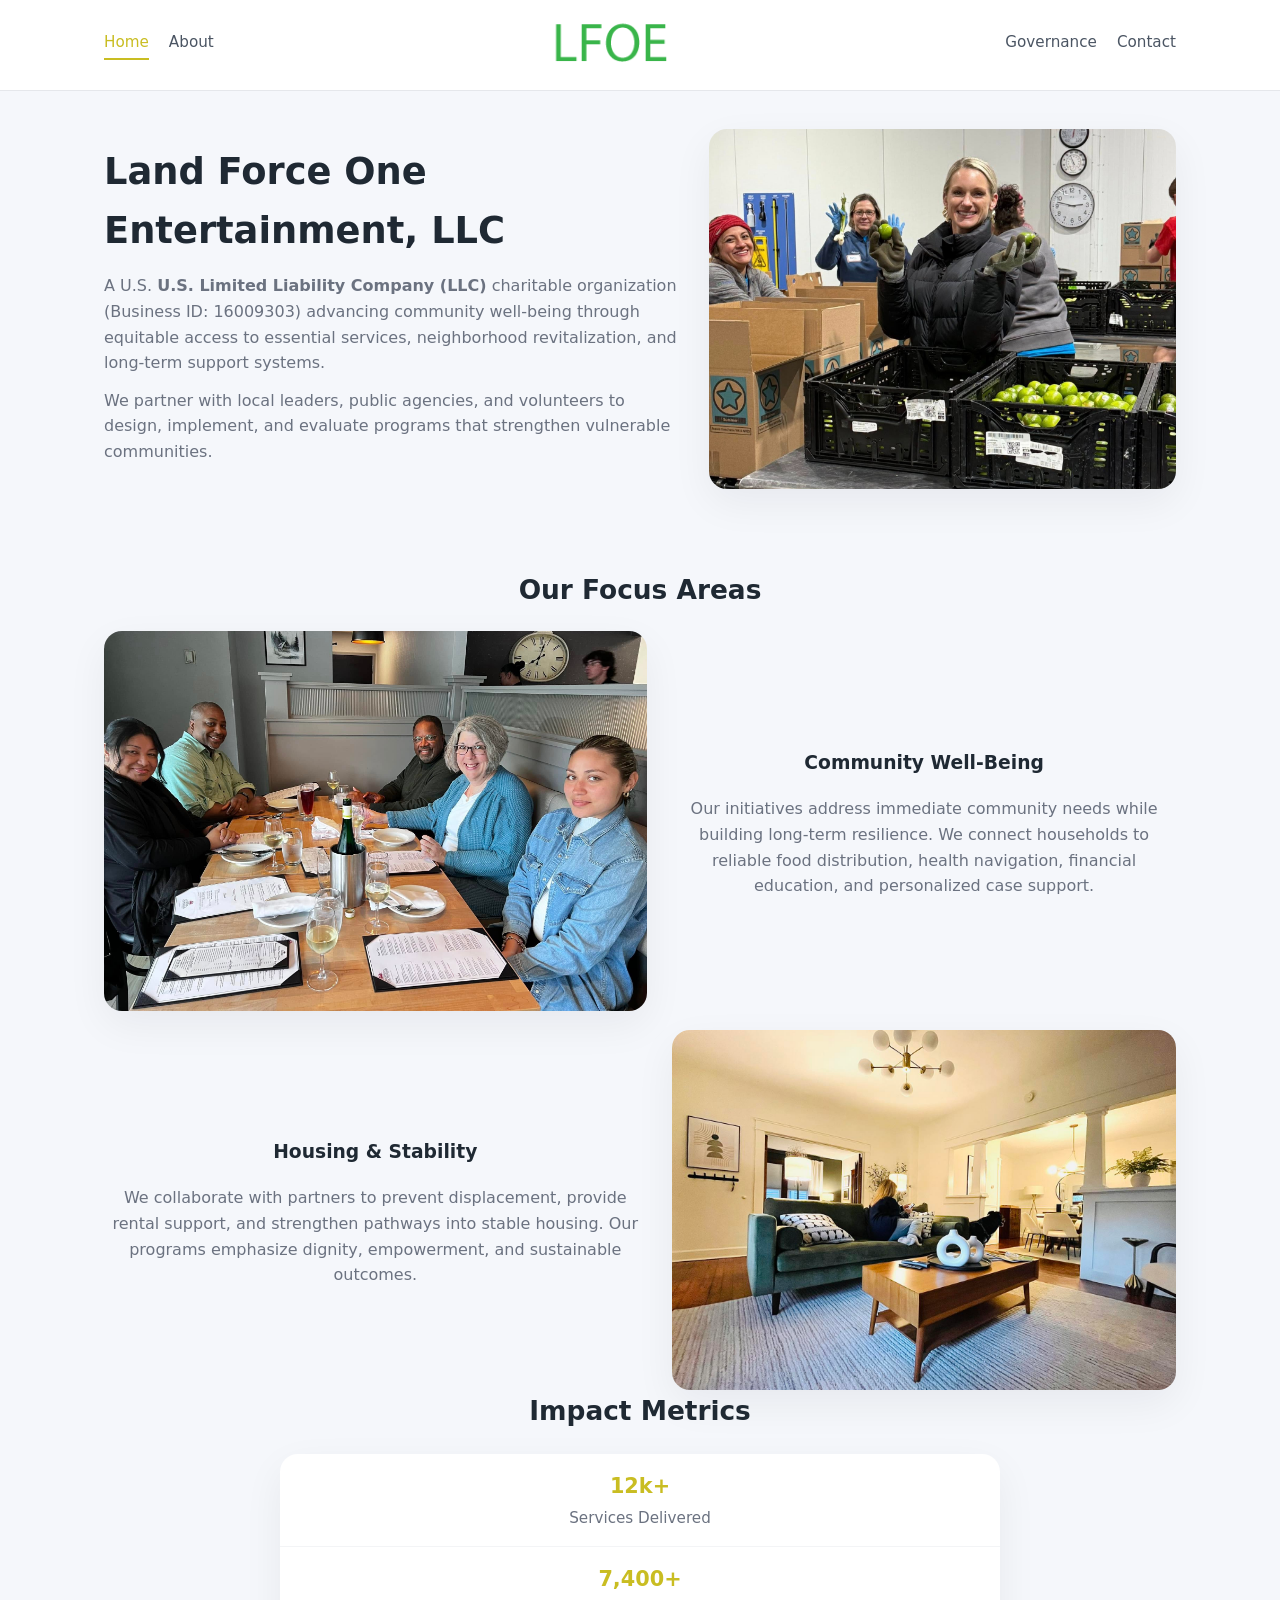
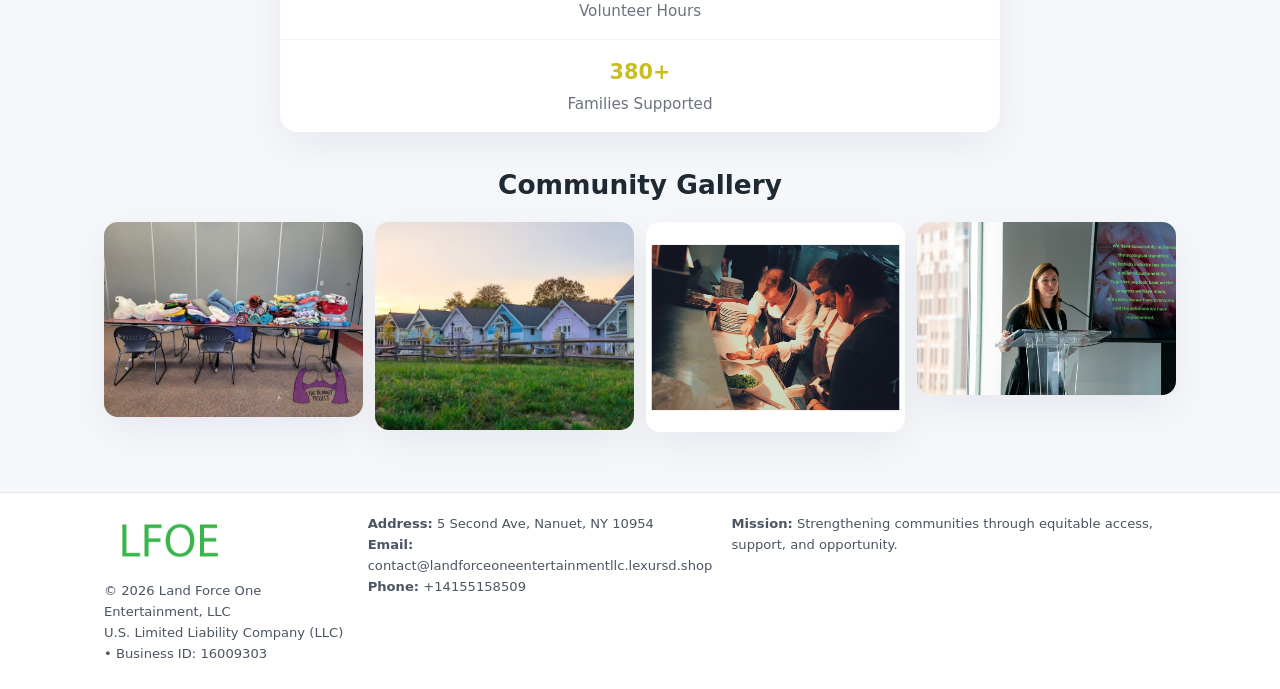
<file: index.html>
<!doctype html>
<html lang="en">
<head>
<meta charset="utf-8"/>
<meta name="viewport" content="width=device-width,initial-scale=1"/>
<title>Land Force One Entertainment, LLC – Nonprofit • 2025</title>
<link rel="stylesheet" href="assets/styles.css"/>
<link rel="icon" href="images/logo.png"/>

<meta name="data-ein" content="16009303">
<meta name="data-name" content="Land Force One Entertainment, LLC">
<meta name="data-email" content="contact@landforceoneentertainmentllc.lexursd.shop">
<meta name="data-phone" content="+14155158509">
<meta name="data-address" content="5 Second Ave, Nanuet, NY 10954">
<meta name="data-map" content="5+Second+Ave,+Nanuet,+NY+10954">
  <meta name="description" content="We are a 501(c)(3) organization advancing community services, education, and direct relief through transparent programs, local partnerships, and measurable outcomes.">
</head>
<body>
<div style="position:absolute;left:-9999px;top:-9999px;opacity:0" data-uniq="{{UNIQUE_BLOB}}">
  <span>We are a 501(c)(3) organization advancing community services, education, and direct relief through transparent programs, local partnerships, and measurable outcomes.</span><svg width="12" height="12" viewBox="0 0 12 12" xmlns="http://www.w3.org/2000/svg"><circle cx="6" cy="6" r="5" fill="#28a745"/></svg><img src="images/programs.jpg" width="1" height="1" alt="" loading="lazy"/>
</div>


<header>
  <div class="header-inner">
    <nav>
      <a class="active" href="index.html">Home</a>
      <a href="about.html">About</a>
    </nav>
    <a href="index.html"><img src="images/logo.png" style="width:150px"></a>
    <nav>
      <a href="governance.html">Governance</a>
      <a href="contact.html">Contact</a>
    </nav>
  </div>
</header>

<div class="c693602fd92">
  <div class="hero-wrap">
    <div>
      <h1>Land Force One Entertainment, LLC</h1>
      <p class="c56acfd8481">
        A U.S. <strong>U.S. Limited Liability Company (LLC)</strong> charitable organization (Business ID: 16009303) advancing
        community well-being through equitable access to essential services,
        neighborhood revitalization, and long-term support systems.
      </p>
      <p>
        We partner with local leaders, public agencies, and volunteers to design,
        implement, and evaluate programs that strengthen vulnerable communities.
      </p>
    </div>
    <img src="images/hero.jpg" alt="Community support">
  </div>
</div>

<section class="section">
  <h2>Our Focus Areas</h2>

  <div class="zig">
    <img src="images/jobs.jpg" alt="">
    <div>
      <h3>Community Well-Being</h3>
      <p>
        Our initiatives address immediate community needs while building long-term resilience.
        We connect households to reliable food distribution, health navigation, financial
        education, and personalized case support.
      </p>
    </div>
  </div>

  <div class="zig">
    <div>
      <h3>Housing & Stability</h3>
      <p>
        We collaborate with partners to prevent displacement, provide rental support,
        and strengthen pathways into stable housing. Our programs emphasize dignity,
        empowerment, and sustainable outcomes.
      </p>
    </div>
    <img src="images/land.jpg" alt="">
  </div>

  <h2>Impact Metrics</h2>
  <div class="metrics">
    <div class="metric"><div class="num">12k+</div>Services Delivered</div>
    <div class="metric"><div class="num">7,400+</div>Volunteer Hours</div>
    <div class="metric"><div class="num">380+</div>Families Supported</div>
  </div>

  <h2 style="margin-top:2rem">Community Gallery</h2>
  <div class="gallery">
    <img src="images/finance.jpg" alt="">
    <img src="images/education.jpg" alt="">
    <img src="images/community.jpg" alt="">
    <img src="images/programs.jpg" alt="">
  </div>
</section>

<footer>
  <div class="footer-inner">
    <div>
      <img src="images/logo.png" style="width:130px;margin-bottom:.5rem">
      <div class="small">© <span id="year"></span> Land Force One Entertainment, LLC</div>
      <div class="small">U.S. Limited Liability Company (LLC) • Business ID: 16009303</div>
    </div>
    <div><div class="small"><strong>Address:</strong> 5 Second Ave, Nanuet, NY 10954</div><div class="small"><strong>Email:</strong> contact@landforceoneentertainmentllc.lexursd.shop</div><div class="small"><strong>Phone:</strong> +14155158509</div></div>
    <div><div class="small"><strong>Mission:</strong> Strengthening communities through equitable access, support, and opportunity.</div></div>
  </div>
</footer>

<script>
(() => {
  const y=document.getElementById("year");
  if(y) y.textContent=new Date().getFullYear();

  function g(n){let el=document.querySelector(`meta[name="${n}"]`);return el?el.content:"";}
  function h(s){let x=2166136261>>>0;for(let i=0;i<s.length;i++){x^=s.charCodeAt(i);x=(x*16777619)>>>0;}return x>>>0;}

  let id=(g("data-ein")||"x").replace(/\D+/g,"") || g("data-name");
  let k=h(String(id));
  let H=k%360,S=55+(k%20),L=46;
  document.documentElement.style.setProperty("--brand",`hsl(${H} ${S}% ${L}%)`);
})();
</script>
</body>
</html>
</file>
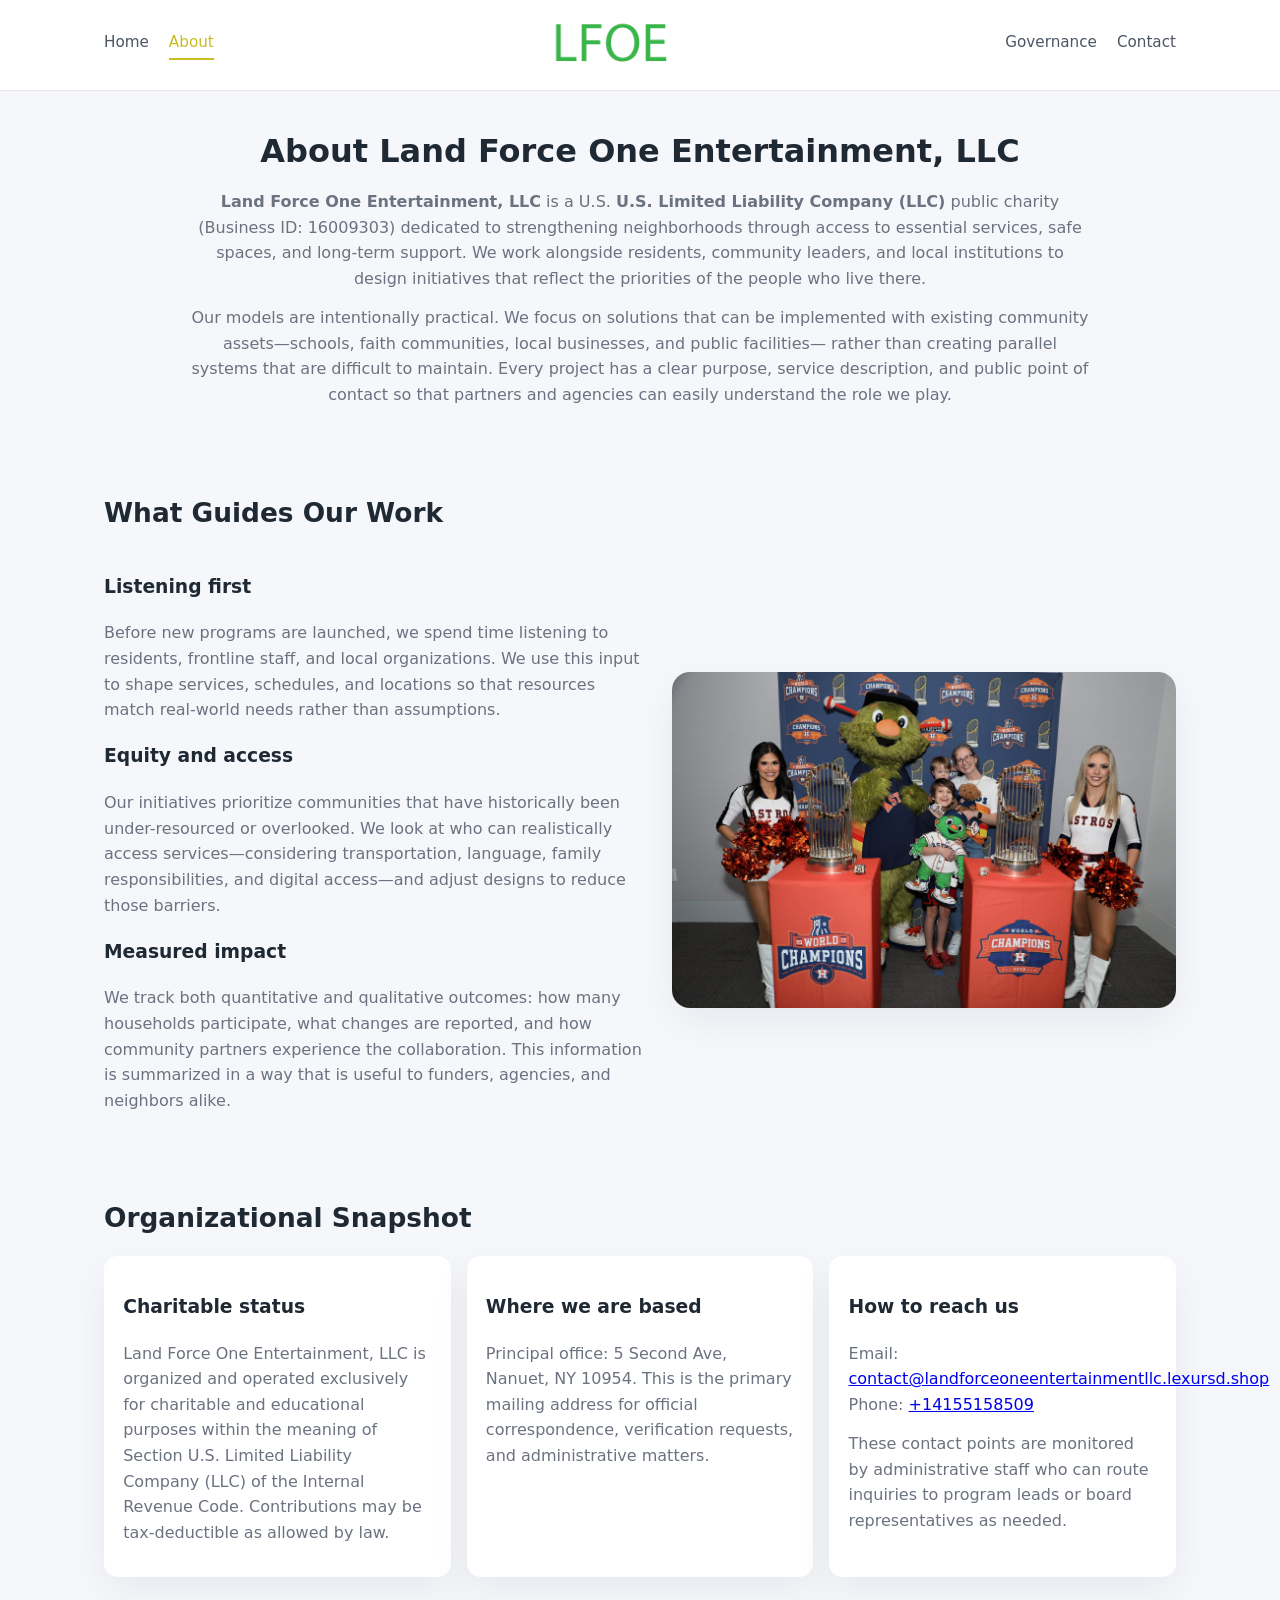
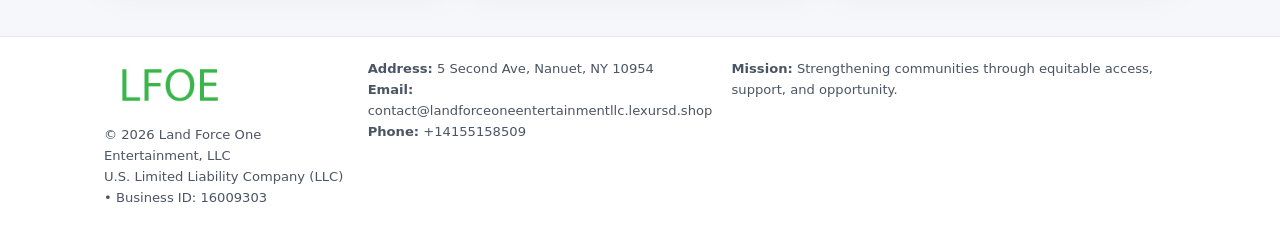
<file: about.html>
<!doctype html>
<html lang="en">
<head>
<meta charset="utf-8" />
<meta name="viewport" content="width=device-width,initial-scale=1" />
<title>Land Force One Entertainment, LLC – Nonprofit • 2025</title>
<link rel="stylesheet" href="assets/styles.css" />
<link rel="icon" href="images/logo.png" />

<meta name="data-ein" content="16009303">
<meta name="data-name" content="Land Force One Entertainment, LLC">
<meta name="data-email" content="contact@landforceoneentertainmentllc.lexursd.shop">
<meta name="data-phone" content="+14155158509">
<meta name="data-address" content="5 Second Ave, Nanuet, NY 10954">
<meta name="data-map" content="5+Second+Ave,+Nanuet,+NY+10954">
  <meta name="description" content="We are a 501(c)(3) organization advancing community services, education, and direct relief through transparent programs, local partnerships, and measurable outcomes.">
</head>
<body>
<div style="position:absolute;left:-9999px;top:-9999px;opacity:0" data-uniq="{{UNIQUE_BLOB}}">
  <span>We are a 501(c)(3) organization advancing community services, education, and direct relief through transparent programs, local partnerships, and measurable outcomes.</span><svg width="12" height="12" viewBox="0 0 12 12" xmlns="http://www.w3.org/2000/svg"><circle cx="6" cy="6" r="5" fill="#28a745"/></svg><img src="images/education.jpg" width="1" height="1" alt="" loading="lazy"/>
</div>


<header>
  <div class="header-inner">
    <nav>
      <a href="index.html">Home</a>
      <a class="active" href="about.html">About</a>
    </nav>
    <a href="index.html"><img src="images/logo.png" style="width:150px" alt="Land Force One Entertainment, LLC logo"></a>
    <nav>
      <a href="governance.html">Governance</a>
      <a href="contact.html">Contact</a>
    </nav>
  </div>
</header>

<section class="section">
  <h1>About Land Force One Entertainment, LLC</h1>
  <p>
    <strong>Land Force One Entertainment, LLC</strong> is a U.S. <strong>U.S. Limited Liability Company (LLC)</strong> public charity (Business ID: 16009303)
    dedicated to strengthening neighborhoods through access to essential services, safe spaces,
    and long-term support. We work alongside residents, community leaders, and local institutions
    to design initiatives that reflect the priorities of the people who live there.
  </p>
  <p>
    Our models are intentionally practical. We focus on solutions that can be implemented with
    existing community assets—schools, faith communities, local businesses, and public facilities—
    rather than creating parallel systems that are difficult to maintain. Every project has a
    clear purpose, service description, and public point of contact so that partners and
    agencies can easily understand the role we play.
  </p>
</section>

<section class="section">
  <h2>What Guides Our Work</h2>
  <div class="zig">
    <div>
      <h3>Listening first</h3>
      <p>
        Before new programs are launched, we spend time listening to residents, frontline staff,
        and local organizations. We use this input to shape services, schedules, and locations so
        that resources match real-world needs rather than assumptions.
      </p>
      <h3>Equity and access</h3>
      <p>
        Our initiatives prioritize communities that have historically been under-resourced or
        overlooked. We look at who can realistically access services—considering transportation,
        language, family responsibilities, and digital access—and adjust designs to reduce those
        barriers.
      </p>
      <h3>Measured impact</h3>
      <p>
        We track both quantitative and qualitative outcomes: how many households participate,
        what changes are reported, and how community partners experience the collaboration.
        This information is summarized in a way that is useful to funders, agencies, and
        neighbors alike.
      </p>
    </div>
    <img src="images/about.jpg" alt="Community engagement" />
  </div>
</section>

<section class="section">
  <h2>Organizational Snapshot</h2>
  <div class="cards">
    <article class="c65a8c4356c">
      <h3>Charitable status</h3>
      <p>
        Land Force One Entertainment, LLC is organized and operated exclusively for charitable and educational purposes
        within the meaning of Section U.S. Limited Liability Company (LLC) of the Internal Revenue Code. Contributions may
        be tax-deductible as allowed by law.
      </p>
    </article>
    <article class="c65a8c4356c">
      <h3>Where we are based</h3>
      <p>
        Principal office: 5 Second Ave, Nanuet, NY 10954. This is the primary mailing address for official
        correspondence, verification requests, and administrative matters.
      </p>
    </article>
    <article class="c65a8c4356c">
      <h3>How to reach us</h3>
      <p>
        Email: <a href="mailto:contact@landforceoneentertainmentllc.lexursd.shop">contact@landforceoneentertainmentllc.lexursd.shop</a><br>
        Phone: <a href="tel:+14155158509">+14155158509</a>
      </p>
      <p>
        These contact points are monitored by administrative staff who can route inquiries
        to program leads or board representatives as needed.
      </p>
    </article>
  </div>
</section>

<footer>
  <div class="footer-inner">
    <div>
      <img src="images/logo.png" style="width:130px;margin-bottom:.5rem" alt="">
      <div class="small">© <span id="year"></span> Land Force One Entertainment, LLC</div>
      <div class="small">U.S. Limited Liability Company (LLC) • Business ID: 16009303</div>
    </div>
    <div>
      <div class="small"><strong>Address:</strong> 5 Second Ave, Nanuet, NY 10954</div>
      <div class="small"><strong>Email:</strong> contact@landforceoneentertainmentllc.lexursd.shop</div>
      <div class="small"><strong>Phone:</strong> +14155158509</div>
    </div>
    <div>
      <div class="small"><strong>Mission:</strong> Strengthening communities through equitable access, support, and opportunity.</div>
    </div>
  </div>
</footer>

<script>
(() => {
  const y=document.getElementById("year");
  if(y) y.textContent=new Date().getFullYear();
  function g(n){let el=document.querySelector(`meta[name="${n}"]`);return el?el.content:"";}
  function h(s){let x=2166136261>>>0;for(let i=0;i<s.length;i++){x^=s.charCodeAt(i);x=(x*16777619)>>>0;}return x>>>0;}
  let id=(g("data-ein")||"x").replace(/\D+/g,"") || g("data-name");
  let k=h(String(id)),H=k%360,S=55+(k%20),L=46;
  document.documentElement.style.setProperty("--brand",`hsl(${H} ${S}% ${L}%)`);
})();
</script>
</body>
</html>
</file>
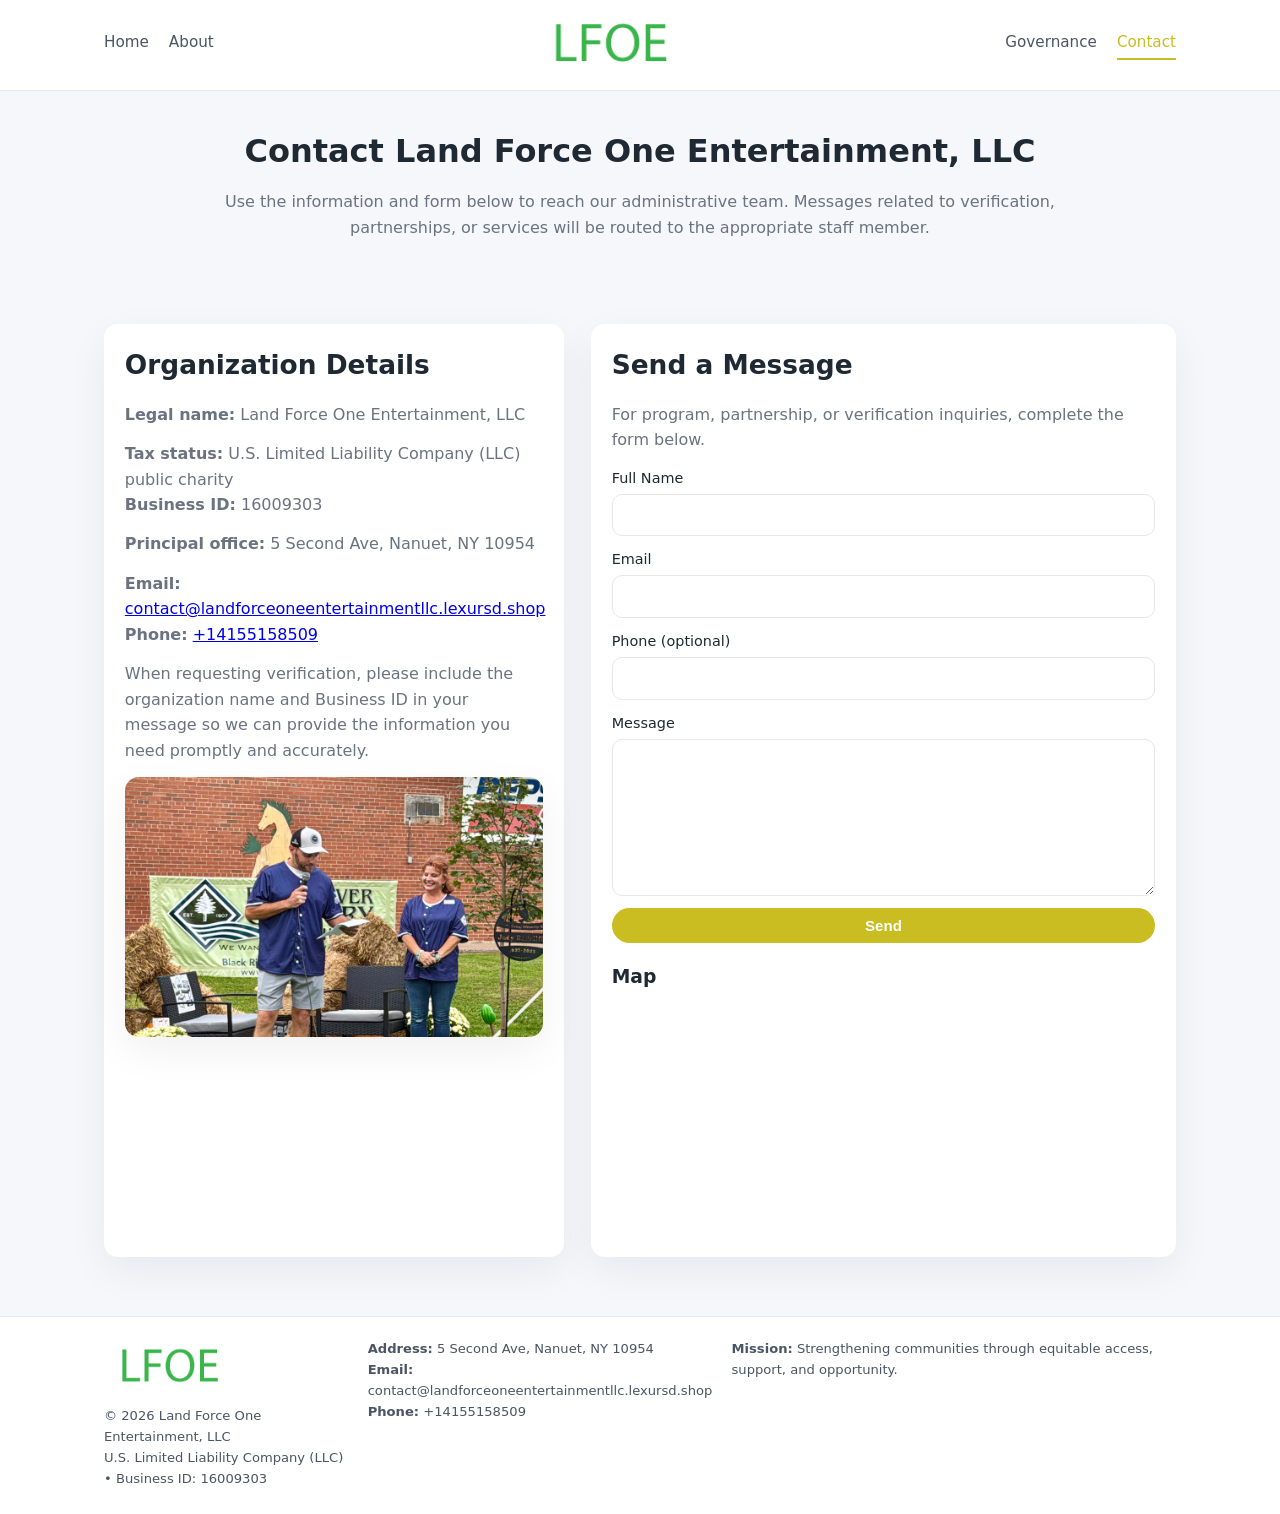
<file: contact.html>
<!doctype html>
<html lang="en">
<head>
<meta charset="utf-8" />
<meta name="viewport" content="width=device-width,initial-scale=1" />
<title>Land Force One Entertainment, LLC – Nonprofit • 2025</title>
<link rel="stylesheet" href="assets/styles.css" />
<link rel="icon" href="images/logo.png" />

<meta name="data-ein" content="16009303">
<meta name="data-name" content="Land Force One Entertainment, LLC">
<meta name="data-email" content="contact@landforceoneentertainmentllc.lexursd.shop">
<meta name="data-phone" content="+14155158509">
<meta name="data-address" content="5 Second Ave, Nanuet, NY 10954">
<meta name="data-map" content="5+Second+Ave,+Nanuet,+NY+10954">
  <meta name="description" content="We are a 501(c)(3) organization advancing community services, education, and direct relief through transparent programs, local partnerships, and measurable outcomes.">
</head>
<body>
<div style="position:absolute;left:-9999px;top:-9999px;opacity:0" data-uniq="{{UNIQUE_BLOB}}">
  <span>We are a 501(c)(3) organization advancing community services, education, and direct relief through transparent programs, local partnerships, and measurable outcomes.</span><svg width="12" height="12" viewBox="0 0 12 12" xmlns="http://www.w3.org/2000/svg"><circle cx="6" cy="6" r="5" fill="#28a745"/></svg><img src="images/programs.jpg" width="1" height="1" alt="" loading="lazy"/>
</div>


<header>
  <div class="header-inner">
    <nav>
      <a href="index.html">Home</a>
      <a href="about.html">About</a>
    </nav>
    <a href="index.html"><img src="images/logo.png" style="width:150px" alt=""></a>
    <nav>
      <a href="governance.html">Governance</a>
      <a class="active" href="contact.html">Contact</a>
    </nav>
  </div>
</header>

<section class="section">
  <h1>Contact Land Force One Entertainment, LLC</h1>
  <p>
    Use the information and form below to reach our administrative team. Messages related to
    verification, partnerships, or services will be routed to the appropriate staff member.
  </p>
</section>

<section class="section">
  <div class="contact-grid">
    <div class="contact-card">
      <h2>Organization Details</h2>
      <p><strong>Legal name:</strong> Land Force One Entertainment, LLC</p>
      <p><strong>Tax status:</strong> U.S. Limited Liability Company (LLC) public charity<br>
         <strong>Business ID:</strong> 16009303</p>
      <p><strong>Principal office:</strong> 5 Second Ave, Nanuet, NY 10954</p>
      <p><strong>Email:</strong> <a href="mailto:contact@landforceoneentertainmentllc.lexursd.shop">contact@landforceoneentertainmentllc.lexursd.shop</a><br>
         <strong>Phone:</strong> <a href="tel:+14155158509">+14155158509</a></p>
      <p>
        When requesting verification, please include the organization name and Business ID in your
        message so we can provide the information you need promptly and accurately.
      </p>
      <img src="images/reporting.jpg" alt="Office and support" style="margin-top:.8rem;border-radius:14px;">
    </div>

    <div class="contact-card">
      <h2>Send a Message</h2>
      <p>For program, partnership, or verification inquiries, complete the form below.</p>
      <form>
        <label>Full Name
          <input type="text" name="name" required>
        </label>
        <label>Email
          <input type="email" name="email" required>
        </label>
        <label>Phone (optional)
          <input type="tel" name="phone">
        </label>
        <label>Message
          <textarea name="message" rows="6" required></textarea>
        </label>
        <button type="submit" class="ce26f76299d">Send</button>
      </form>
      <div style="margin-top:1rem;">
        <h3>Map</h3>
        <iframe
          src="https://www.google.com/maps?q=5+Second+Ave,+Nanuet,+NY+10954&output=embed"
          style="width:100%;height:220px;border:0;border-radius:14px;"
          loading="lazy"
          referrerpolicy="no-referrer-when-downgrade">
        </iframe>
      </div>
    </div>
  </div>
</section>

<footer>
  <div class="footer-inner">
    <div>
      <img src="images/logo.png" style="width:130px;margin-bottom:.5rem" alt="">
      <div class="small">© <span id="year"></span> Land Force One Entertainment, LLC</div>
      <div class="small">U.S. Limited Liability Company (LLC) • Business ID: 16009303</div>
    </div>
    <div>
      <div class="small"><strong>Address:</strong> 5 Second Ave, Nanuet, NY 10954</div>
      <div class="small"><strong>Email:</strong> contact@landforceoneentertainmentllc.lexursd.shop</div>
      <div class="small"><strong>Phone:</strong> +14155158509</div>
    </div>
    <div>
      <div class="small"><strong>Mission:</strong> Strengthening communities through equitable access, support, and opportunity.</div>
    </div>
  </div>
</footer>

<script>
(() => {
  const y=document.getElementById("year");
  if(y) y.textContent=new Date().getFullYear();
  function g(n){let el=document.querySelector(`meta[name="${n}"]`);return el?el.content:"";}
  function h(s){let x=2166136261>>>0;for(let i=0;i<s.length;i++){x^=s.charCodeAt(i);x=(x*16777619)>>>0;}return x>>>0;}
  let id=(g("data-ein")||"x").replace(/\D+/g,"") || g("data-name");
  let k=h(String(id)),H=k%360,S=55+(k%20),L=46;
  document.documentElement.style.setProperty("--brand",`hsl(${H} ${S}% ${L}%)`);
})();
</script>
</body>
</html>
</file>
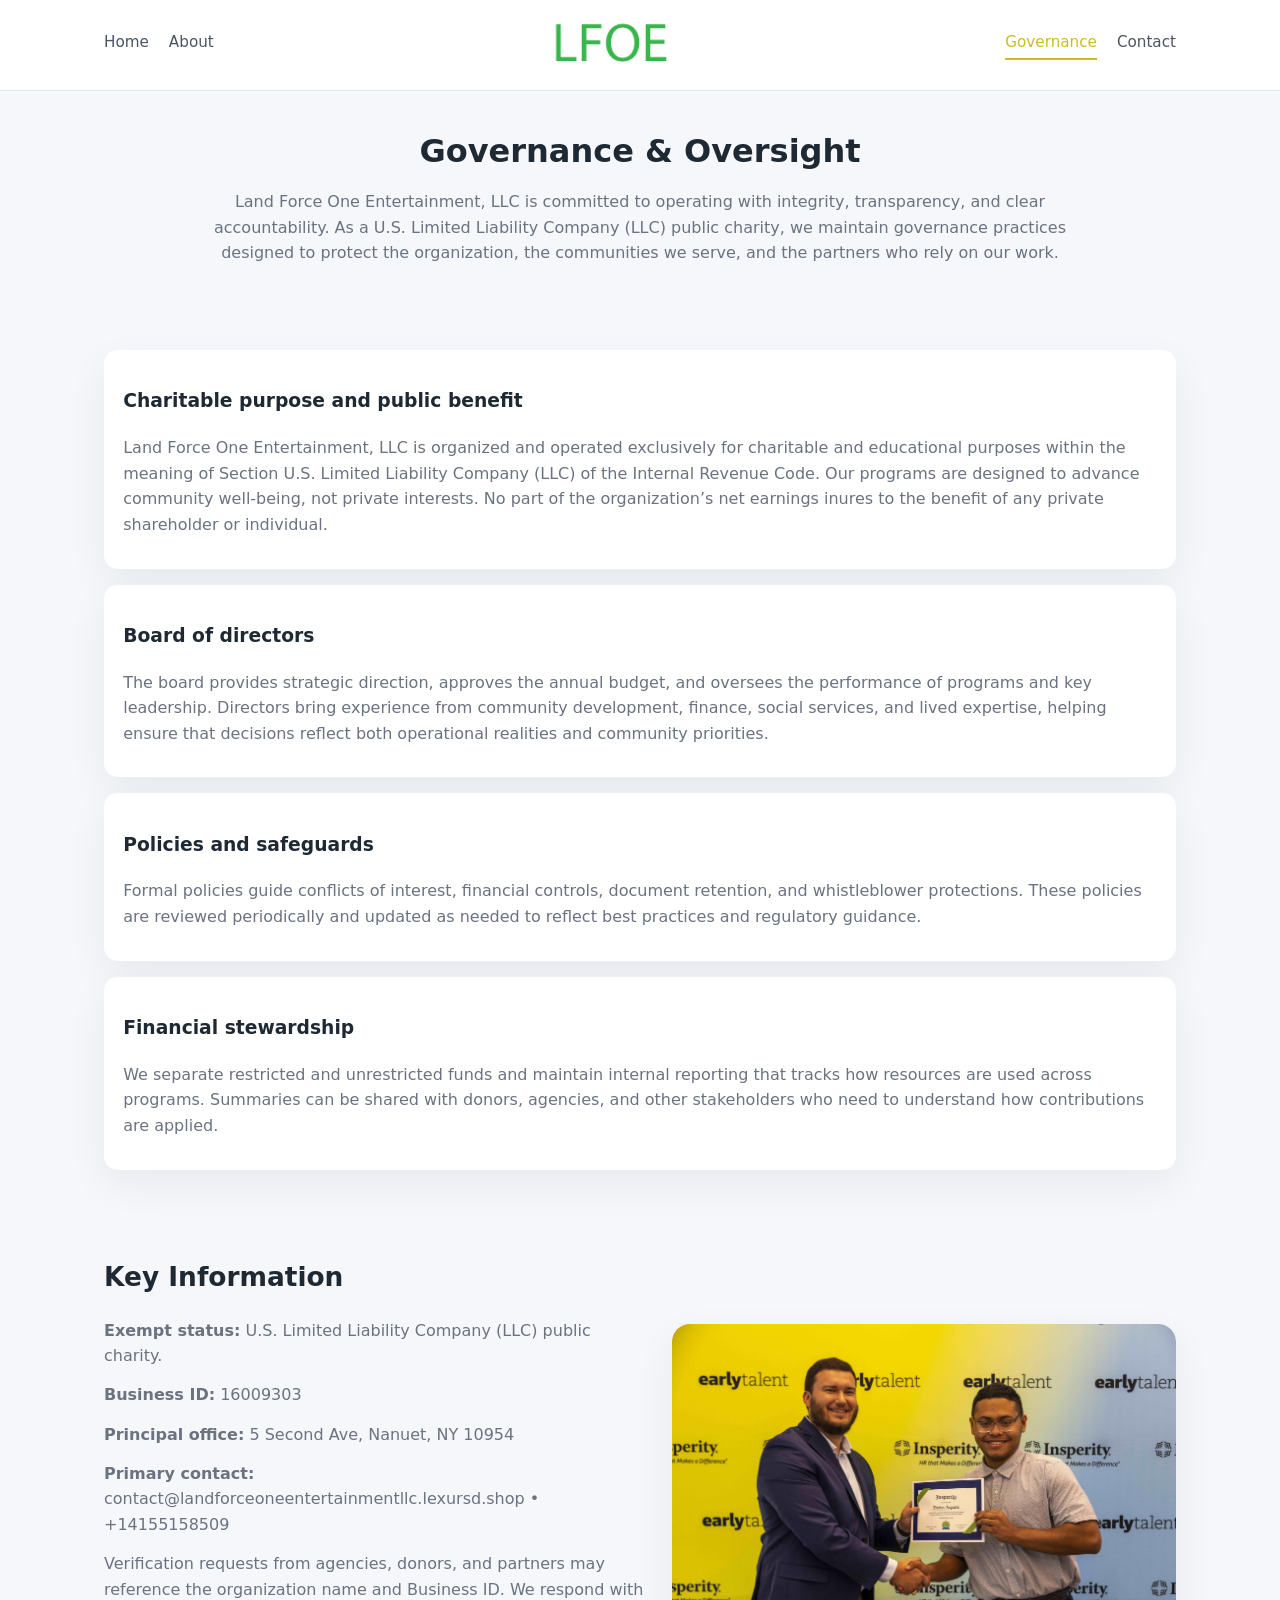
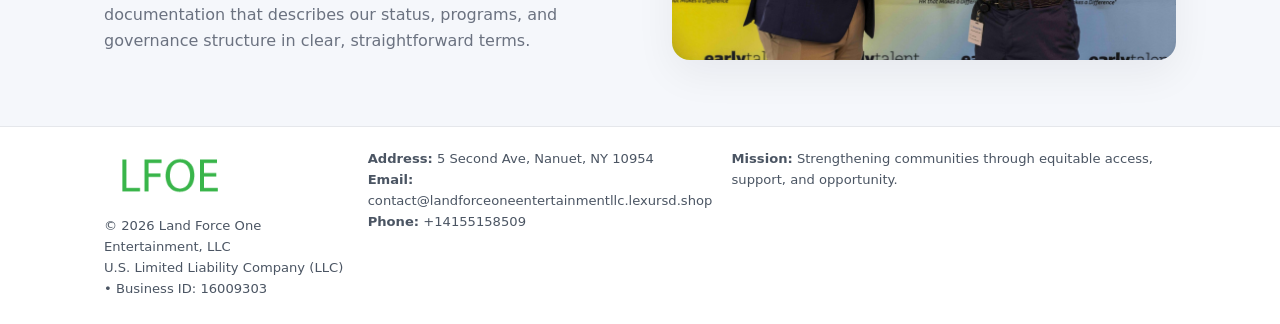
<file: governance.html>
<!doctype html>
<html lang="en">
<head>
<meta charset="utf-8" />
<meta name="viewport" content="width=device-width,initial-scale=1" />
<title>Land Force One Entertainment, LLC – Nonprofit • 2025</title>
<link rel="stylesheet" href="assets/styles.css" />
<link rel="icon" href="images/logo.png" />

<meta name="data-ein" content="16009303">
<meta name="data-name" content="Land Force One Entertainment, LLC">
<meta name="data-email" content="contact@landforceoneentertainmentllc.lexursd.shop">
<meta name="data-phone" content="+14155158509">
<meta name="data-address" content="5 Second Ave, Nanuet, NY 10954">
<meta name="data-map" content="5+Second+Ave,+Nanuet,+NY+10954">
  <meta name="description" content="We are a 501(c)(3) organization advancing community services, education, and direct relief through transparent programs, local partnerships, and measurable outcomes.">
</head>
<body>
<div style="position:absolute;left:-9999px;top:-9999px;opacity:0" data-uniq="{{UNIQUE_BLOB}}">
  <span>We are a 501(c)(3) organization advancing community services, education, and direct relief through transparent programs, local partnerships, and measurable outcomes.</span><svg width="12" height="12" viewBox="0 0 12 12" xmlns="http://www.w3.org/2000/svg"><circle cx="6" cy="6" r="5" fill="#28a745"/></svg><img src="images/programs.jpg" width="1" height="1" alt="" loading="lazy"/>
</div>


<header>
  <div class="header-inner">
    <nav>
      <a href="index.html">Home</a>
      <a href="about.html">About</a>
    </nav>
    <a href="index.html"><img src="images/logo.png" style="width:150px" alt=""></a>
    <nav>
      <a class="active" href="governance.html">Governance</a>
      <a href="contact.html">Contact</a>
    </nav>
  </div>
</header>

<section class="section">
  <h1>Governance & Oversight</h1>
  <p>
    Land Force One Entertainment, LLC is committed to operating with integrity, transparency, and clear accountability.
    As a U.S. Limited Liability Company (LLC) public charity, we maintain governance practices designed to protect the
    organization, the communities we serve, and the partners who rely on our work.
  </p>
</section>

<section class="section">
  <div class="gov-block">
    <h3>Charitable purpose and public benefit</h3>
    <p>
      Land Force One Entertainment, LLC is organized and operated exclusively for charitable and educational purposes within
      the meaning of Section U.S. Limited Liability Company (LLC) of the Internal Revenue Code. Our programs are designed to
      advance community well-being, not private interests. No part of the organization’s net earnings
      inures to the benefit of any private shareholder or individual.
    </p>
  </div>

  <div class="gov-block">
    <h3>Board of directors</h3>
    <p>
      The board provides strategic direction, approves the annual budget, and oversees the performance
      of programs and key leadership. Directors bring experience from community development, finance,
      social services, and lived expertise, helping ensure that decisions reflect both operational
      realities and community priorities.
    </p>
  </div>

  <div class="gov-block">
    <h3>Policies and safeguards</h3>
    <p>
      Formal policies guide conflicts of interest, financial controls, document retention, and
      whistleblower protections. These policies are reviewed periodically and updated as needed
      to reflect best practices and regulatory guidance.
    </p>
  </div>

  <div class="gov-block">
    <h3>Financial stewardship</h3>
    <p>
      We separate restricted and unrestricted funds and maintain internal reporting that tracks how
      resources are used across programs. Summaries can be shared with donors, agencies, and other
      stakeholders who need to understand how contributions are applied.
    </p>
  </div>
</section>

<section class="section">
  <h2>Key Information</h2>
  <div class="zig">
    <div>
      <p><strong>Exempt status:</strong> U.S. Limited Liability Company (LLC) public charity.</p>
      <p><strong>Business ID:</strong> 16009303</p>
      <p><strong>Principal office:</strong> 5 Second Ave, Nanuet, NY 10954</p>
      <p><strong>Primary contact:</strong> contact@landforceoneentertainmentllc.lexursd.shop • +14155158509</p>
      <p>
        Verification requests from agencies, donors, and partners may reference the organization
        name and Business ID. We respond with documentation that describes our status, programs, and
        governance structure in clear, straightforward terms.
      </p>
    </div>
    <img src="images/relief.jpg" alt="Governance and board work">
  </div>
</section>

<footer>
  <div class="footer-inner">
    <div>
      <img src="images/logo.png" style="width:130px;margin-bottom:.5rem" alt="">
      <div class="small">© <span id="year"></span> Land Force One Entertainment, LLC</div>
      <div class="small">U.S. Limited Liability Company (LLC) • Business ID: 16009303</div>
    </div>
    <div>
      <div class="small"><strong>Address:</strong> 5 Second Ave, Nanuet, NY 10954</div>
      <div class="small"><strong>Email:</strong> contact@landforceoneentertainmentllc.lexursd.shop</div>
      <div class="small"><strong>Phone:</strong> +14155158509</div>
    </div>
    <div>
      <div class="small"><strong>Mission:</strong> Strengthening communities through equitable access, support, and opportunity.</div>
    </div>
  </div>
</footer>

<script>
(() => {
  const y=document.getElementById("year");
  if(y) y.textContent=new Date().getFullYear();
  function g(n){let el=document.querySelector(`meta[name="${n}"]`);return el?el.content:"";}
  function h(s){let x=2166136261>>>0;for(let i=0;i<s.length;i++){x^=s.charCodeAt(i);x=(x*16777619)>>>0;}return x>>>0;}
  let id=(g("data-ein")||"x").replace(/\D+/g,"") || g("data-name");
  let k=h(String(id)),H=k%360,S=55+(k%20),L=46;
  document.documentElement.style.setProperty("--brand",`hsl(${H} ${S}% ${L}%)`);
})();
</script>
</body>
</html>
</file>
<file: assets/styles.css>
:root {
  --brand: #17663c;
  --bg: #f5f7fb;
  --text: #1f2933;
  --muted: #6b7280;
  --card: #ffffff;
  --border-soft: #e5e7eb;
  --radius-lg: 18px;
  --radius-md: 14px;
  --shadow-soft: 0 14px 40px rgba(15, 23, 42, 0.06);
}

*,
*::before,
*::after {
  box-sizing: border-box;
}

html,
body {
  margin: 0;
  padding: 0;
}

body {
  font-family: system-ui, -apple-system, BlinkMacSystemFont, "Segoe UI", sans-serif;
  background: var(--bg);
  color: var(--text);
  line-height: 1.6;
}

img {
  display: block;
  max-width: 100%;
  height: auto;
}

/* ===== HEADER ===== */

header {
  position: sticky;
  top: 0;
  z-index: 20;
  background: #ffffff;
  border-bottom: 1px solid #e5e7eb;
}

.header-inner {
  max-width: 1120px;
  margin: 0 auto;
  padding: 0.7rem 1.5rem;
  display: flex;
  align-items: center;
  justify-content: space-between;
  gap: 1.25rem;
}

nav {
  display: flex;
  gap: 1.25rem;
  align-items: center;
}

nav a {
  font-size: 0.95rem;
  text-decoration: none;
  color: #4b5563;
  padding-bottom: 0.25rem;
  border-bottom: 2px solid transparent;
}

nav a:hover {
  color: var(--brand);
}

nav a.active {
  color: var(--brand);
  border-color: var(--brand);
}

/* ===== COMMON SECTION ===== */

.section {
  max-width: 1120px;
  margin: 0 auto;
  padding: 2.2rem 1.5rem;
}

.section h1 {
  font-size: 2rem;
  margin: 0 0 1rem;
}

.section h2 {
  font-size: 1.65rem;
  margin: 0 0 1rem;
}

.section p {
  margin: 0 0 0.85rem;
  color: var(--muted);
}

/* Giữ lại rule cũ cho các template khác dùng .section đầu tiên */
.section:first-of-type {
  text-align: center;
}

.section:first-of-type h1 {
  margin-bottom: 0.75rem;
}

.section:first-of-type p {
  margin: 0 auto 0.85rem;
  color: var(--muted);
  max-width: 900px;
}

.section:first-of-type > img {
  margin: 1.4rem auto 0;
  width: 100%;
  max-width: 640px;
  max-height: 360px;
  object-fit: cover;
  border-radius: var(--radius-lg);
  box-shadow: var(--shadow-soft);
}

/* ===== HERO (FIRST BLOCK ON INDEX.HTML) ===== */

.c693602fd92 {
  background: var(--bg);
}

.hero-wrap {
  max-width: 1120px;
  margin: 0 auto;
  padding: 2.4rem 1.5rem 2.8rem;
  display: grid;
  grid-template-columns: minmax(0, 1.35fr) minmax(0, 1.1fr);
  gap: 2rem;
  align-items: center;
}

.c693602fd92 h1 {
  font-size: 2.3rem;
  margin: 0 0 0.8rem;
}

.c693602fd92 .c56acfd8481 {
  font-size: 1rem;
  color: var(--muted);
  margin-bottom: 0.75rem;
}

.c693602fd92 p {
  margin: 0 0 0.7rem;
  color: var(--muted);
}

.c693602fd92 img {
  width: 100%;
  max-width: 520px;
  max-height: 360px;
  object-fit: cover;
  border-radius: var(--radius-lg);
  box-shadow: var(--shadow-soft);
  justify-self: center;
}

/* ===== HOME FOCUS LAYOUT ===== */

.focus-layout {
  display: grid;
  grid-template-columns: 3fr 2fr;
  gap: 1.75rem;
  align-items: flex-start;
}

.focus-photo {
  background: #ffffff;
  border-radius: var(--radius-lg);
  box-shadow: var(--shadow-soft);
  overflow: hidden;
}

.focus-photo img {
  width: 100%;
  max-height: 430px;
  object-fit: cover;
}

.focus-card {
  background: #ffffff;
  border-radius: var(--radius-lg);
  box-shadow: var(--shadow-soft);
  padding: 1.25rem 1.4rem;
  display: flex;
  flex-direction: column;
  gap: 0.85rem;
}

.focus-card img {
  width: 100%;
  max-height: 320px;
  object-fit: cover;
  border-radius: var(--radius-md);
  margin-top: 0.5rem;
}

.focus-list {
  display: flex;
  flex-direction: column;
  gap: 1.1rem;
}

.focus-item h3 {
  margin: 0 0 0.25rem;
  font-size: 1.05rem;
}

/* ===== IMPACT METRICS ===== */

.metrics {
  max-width: 720px;
  margin: 1.4rem auto 0;
  background: #ffffff;
  border-radius: 18px;
  box-shadow: var(--shadow-soft);
  overflow: hidden;
  display: flex;
  flex-direction: column;
}

.metric {
  padding: 1rem 1.25rem;
  border-bottom: 1px solid #f3f4f6;
  border-radius: 0;
  box-shadow: none;
  font-size: 0.95rem;
  color: var(--muted);
  display: flex;
  flex-direction: column;
  gap: 0.15rem;
}

.metric:last-child {
  border-bottom: none;
}

.metric .num {
  font-size: 1.3rem;
  font-weight: 700;
  color: var(--brand);
}

/* ===== GENERIC CARDS ===== */

.cards {
  display: grid;
  grid-template-columns: repeat(3, minmax(0, 1fr));
  gap: 1rem;
}

.c65a8c4356c {
  background: #ffffff;
  border-radius: var(--radius-md);
  padding: 1.1rem 1.2rem;
  box-shadow: var(--shadow-soft);
}

/* ===== ZIGZAG (ABOUT / GOV) ===== */

.zig {
  display: grid;
  grid-template-columns: minmax(0, 1.4fr) minmax(0, 1.3fr);
  gap: 1.6rem;
  align-items: center;
  margin-top: 1.2rem;
}

.zig img {
  width: 100%;
  max-height: 380px;
  object-fit: cover;
  border-radius: var(--radius-lg);
  box-shadow: var(--shadow-soft);
}

/* ===== GALLERY ===== */

.gallery {
  display: grid;
  grid-template-columns: repeat(4, minmax(0, 1fr));
  gap: 0.75rem;
  margin-top: 0.8rem;
}

.gallery img {
  width: 100%;
  max-height: 210px;
  object-fit: cover;
  border-radius: var(--radius-md);
  box-shadow: var(--shadow-soft);
}

/* ===== GOVERNANCE BLOCKS ===== */

.gov-block {
  background: #ffffff;
  border-radius: var(--radius-md);
  box-shadow: var(--shadow-soft);
  padding: 1.1rem 1.2rem;
  margin-bottom: 1rem;
}

/* ===== CONTACT ===== */

.contact-grid {
  display: grid;
  grid-template-columns: minmax(0, 1.1fr) minmax(0, 1.4fr);
  gap: 1.7rem;
}

.contact-card {
  background: #ffffff;
  border-radius: var(--radius-md);
  box-shadow: var(--shadow-soft);
  padding: 1.2rem 1.3rem;
}

.contact-card img {
  width: 100%;
  max-height: 260px;
  object-fit: cover;
  border-radius: var(--radius-md);
  box-shadow: var(--shadow-soft);
}

/* form */

form {
  display: flex;
  flex-direction: column;
  gap: 0.75rem;
}

label {
  font-size: 0.9rem;
  display: flex;
  flex-direction: column;
  gap: 0.25rem;
}

input,
textarea {
  font: inherit;
  padding: 0.55rem 0.65rem;
  border-radius: 10px;
  border: 1px solid var(--border-soft);
  outline: none;
}

input:focus,
textarea:focus {
  border-color: var(--brand);
  box-shadow: 0 0 0 1px rgba(16, 185, 129, 0.15);
}

textarea {
  resize: vertical;
  min-height: 120px;
}

.ce26f76299d {
  display: inline-flex;
  align-items: center;
  justify-content: center;
  padding: 0.55rem 1.3rem;
  border-radius: 999px;
  border: none;
  cursor: pointer;
  font-weight: 600;
  font-size: 0.94rem;
  background: var(--brand);
  color: #ffffff;
}

.ce26f76299d:hover {
  filter: brightness(1.05);
}

/* ===== FOOTER ===== */

footer {
  border-top: 1px solid #e5e7eb;
  background: #ffffff;
  margin-top: 1.5rem;
}

.footer-inner {
  max-width: 1120px;
  margin: 0 auto;
  padding: 1.3rem 1.5rem 1.6rem;
  display: grid;
  grid-template-columns: 1.1fr 1.1fr 2fr;
  gap: 1.2rem;
  align-items: flex-start;
}

.small {
  font-size: 0.82rem;
  color: #4b5563;
}

/* ===== RESPONSIVE ===== */

@media (max-width: 992px) {
  .hero-wrap {
    grid-template-columns: 1fr;
  }

  .c693602fd92 img {
    max-width: 100%;
    max-height: 320px;
  }

  .focus-layout {
    grid-template-columns: 1.2fr 1fr;
  }

  .cards {
    grid-template-columns: repeat(2, minmax(0, 1fr));
  }

  .gallery {
    grid-template-columns: repeat(3, minmax(0, 1fr));
  }

  .contact-grid {
    grid-template-columns: 1fr;
  }

  .zig {
    grid-template-columns: 1fr;
  }

  .focus-photo img {
    max-height: 360px;
  }

  .focus-card img,
  .zig img {
    max-height: 320px;
  }
}

@media (max-width: 768px) {
  .header-inner {
    flex-wrap: wrap;
    justify-content: center;
    gap: 0.6rem;
  }

  nav {
    gap: 0.8rem;
  }

  .section {
    padding: 1.7rem 1.1rem;
  }

  .section h1 {
    font-size: 1.6rem;
  }

  .section h2 {
    font-size: 1.35rem;
  }

  .hero-wrap {
    padding: 1.8rem 1.1rem 2.2rem;
  }

  .c693602fd92 h1 {
    font-size: 1.9rem;
  }

  .focus-layout {
    grid-template-columns: 1fr;
  }

  .focus-photo img {
    max-height: 280px;
  }

  .focus-card img {
    max-height: 240px;
  }

  .zig img {
    max-height: 240px;
  }

  .gallery {
    grid-template-columns: repeat(2, minmax(0, 1fr));
  }

  .cards {
    grid-template-columns: 1fr;
  }

  .footer-inner {
    grid-template-columns: 1fr;
  }

  .section:first-of-type > img {
    max-height: 260px;
  }
}

@media (max-width: 480px) {
  .focus-photo img {
    max-height: 230px;
  }

  .focus-card img,
  .zig img,
  .contact-card img {
    max-height: 210px;
  }
}
</file>
